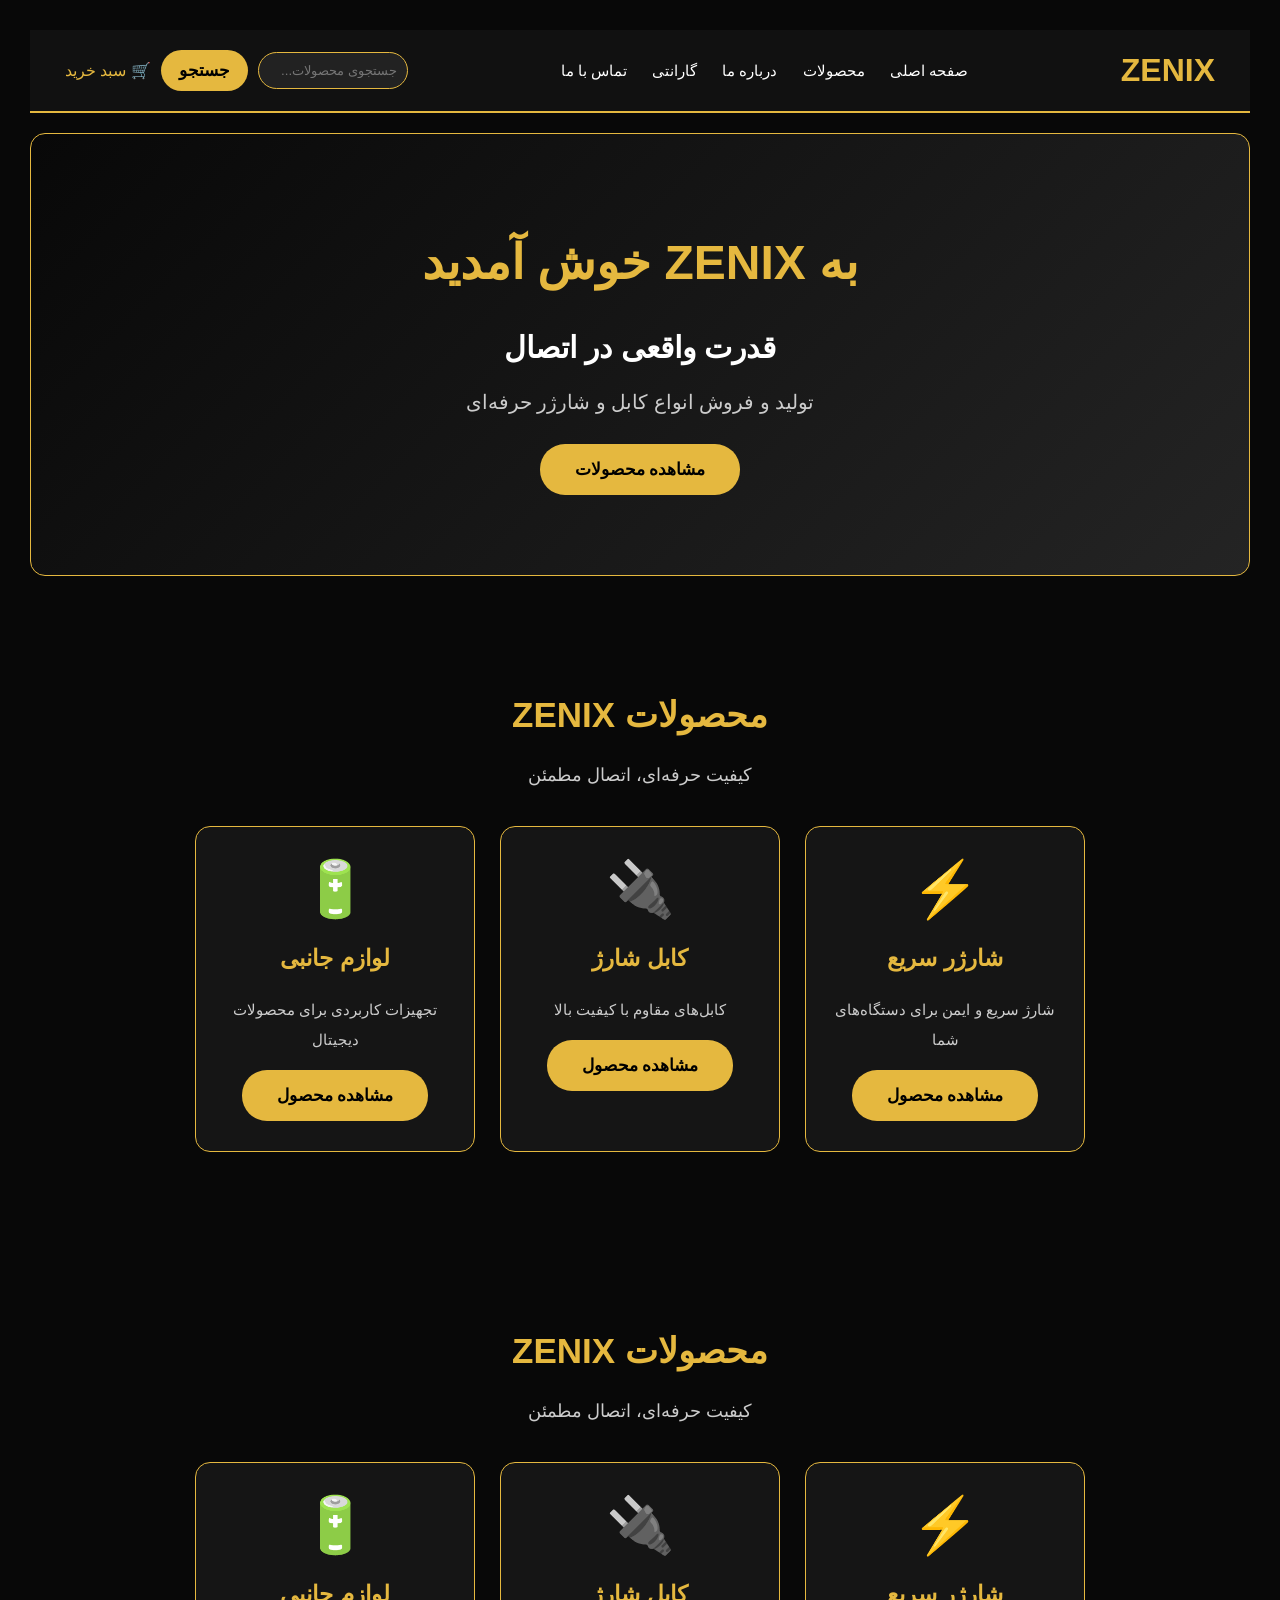
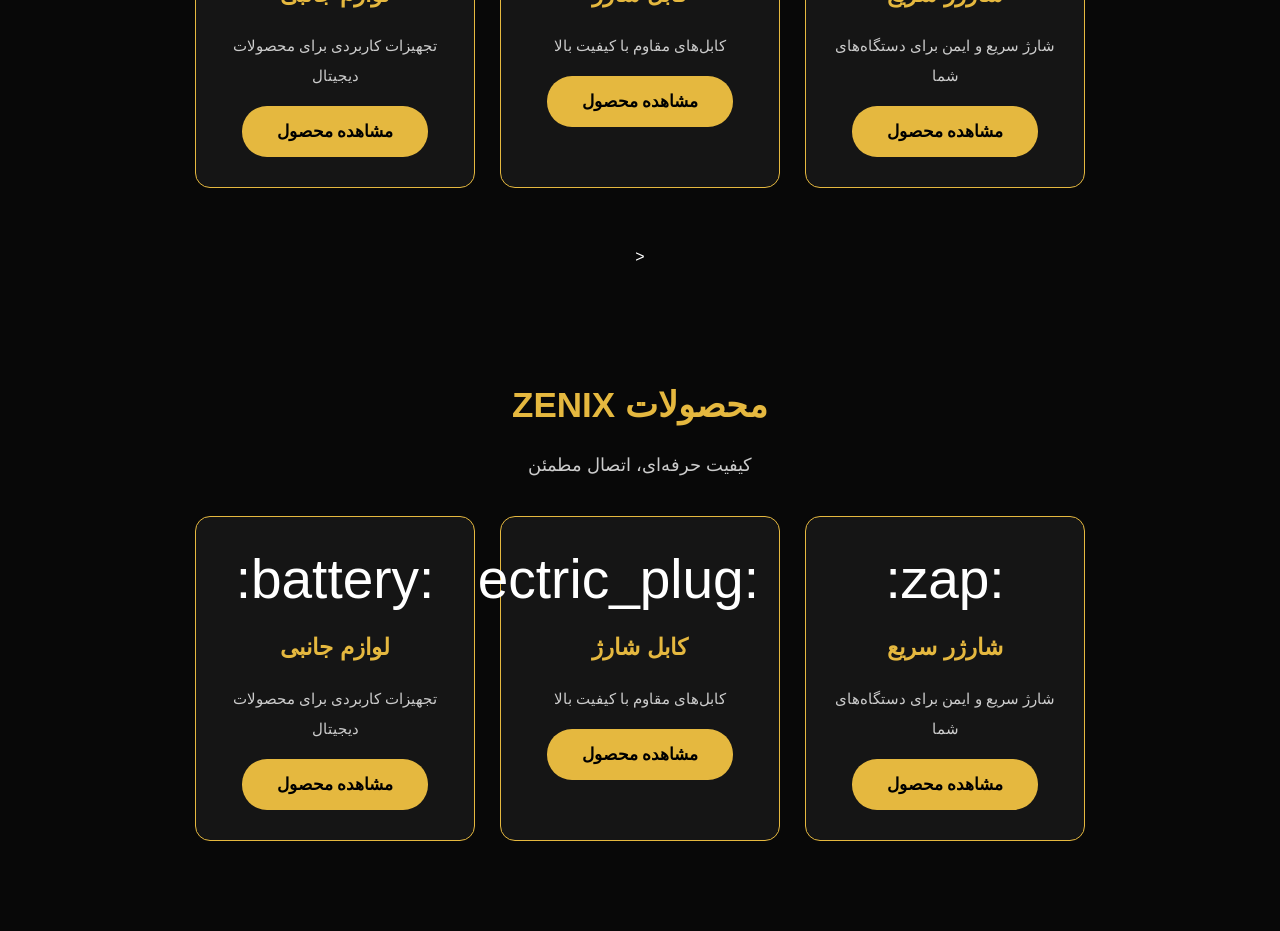
<file: index.html>
<!DOCTYPE html>
<html lang="fa" dir="rtl">
<head>
    <meta charset="UTF-8">
    <meta name="viewport" content="width=device-width, initial-scale=1.0">
    <title>ZENIX | فروشگاه رسمی</title>
    <link rel="stylesheet" href="style.css">
</head>
<body>

<header class="site-header">
    <div class="logo">ZENIX</div>

    <nav>
        <a href="#">صفحه اصلی</a>
        <a href="#">محصولات</a>
        <a href="#">درباره ما</a>
        <a href="#">گارانتی</a>
        <a href="#">تماس با ما</a>
    </nav>

    <div class="header-actions">
        <input type="text" placeholder="جستجوی محصولات...">
        <button>جستجو</button>
        <a href="#">🛒 سبد خرید</a>
    </div>
</header>
<section class="hero">

    <div class="hero-content">

        <h1>به ZENIX خوش آمدید</h1>

        <h2>قدرت واقعی در اتصال</h2>

        <p>
            تولید و فروش انواع کابل و شارژر حرفه‌ای
        </p>

        <button>مشاهده محصولات</button>

    </div>

</section>
<section class="products">
    <h2>محصولات ZENIX</h2>
    <p>کیفیت حرفه‌ای، اتصال مطمئن</p>

    <div class="product-container">

        <div class="product-card">
            <div class="product-icon">⚡</div>
            <h3>شارژر سریع</h3>
            <p>شارژ سریع و ایمن برای دستگاه‌های شما</p>
            <button>مشاهده محصول</button>
        </div>

        <div class="product-card">
            <div class="product-icon">🔌</div>
            <h3>کابل شارژ</h3>
            <p>کابل‌های مقاوم با کیفیت بالا</p>
            <button>مشاهده محصول</button>
        </div>

        <div class="product-card">
            <div class="product-icon">🔋</div>
            <h3>لوازم جانبی</h3>
            <p>تجهیزات کاربردی برای محصولات دیجیتال</p>
            <button>مشاهده محصول</button>
        </div>

    </div>
</section>
<section class="products">
    <h2>محصولات ZENIX</h2>
    <p>کیفیت حرفه‌ای، اتصال مطمئن</p>

    <div class="product-container">

        <div class="product-card">
            <div class="product-icon">⚡</div>
            <h3>شارژر سریع</h3>
            <p>شارژ سریع و ایمن برای دستگاه‌های شما</p>
            <button>مشاهده محصول</button>
        </div>

        <div class="product-card">
            <div class="product-icon">🔌</div>
            <h3>کابل شارژ</h3>
            <p>کابل‌های مقاوم با کیفیت بالا</p>
            <button>مشاهده محصول</button>
        </div>

        <div class="product-card">
            <div class="product-icon">🔋</div>
            <h3>لوازم جانبی</h3>
            <p>تجهیزات کاربردی برای محصولات دیجیتال</p>
            <button>مشاهده محصول</button>
        </div>

    </div>
</section>
<<section class="products">
    <h2>محصولات ZENIX</h2>
    <p>کیفیت حرفه‌ای، اتصال مطمئن</p>

    <div class="product-container">

        <div class="product-card">
            <div class="product-icon">:zap:</div>
            <h3>شارژر سریع</h3>
            <p>شارژ سریع و ایمن برای دستگاه‌های شما</p>
            <button>مشاهده محصول</button>
        </div>

        <div class="product-card">
            <div class="product-icon">:electric_plug:</div>
            <h3>کابل شارژ</h3>
            <p>کابل‌های مقاوم با کیفیت بالا</p>
            <button>مشاهده محصول</button>
        </div>

        <div class="product-card">
            <div class="product-icon">:battery:</div>
            <h3>لوازم جانبی</h3>
            <p>تجهیزات کاربردی برای محصولات دیجیتال</p>
            <button>مشاهده محصول</button>
        </div>

    </div>
</section>
</file>
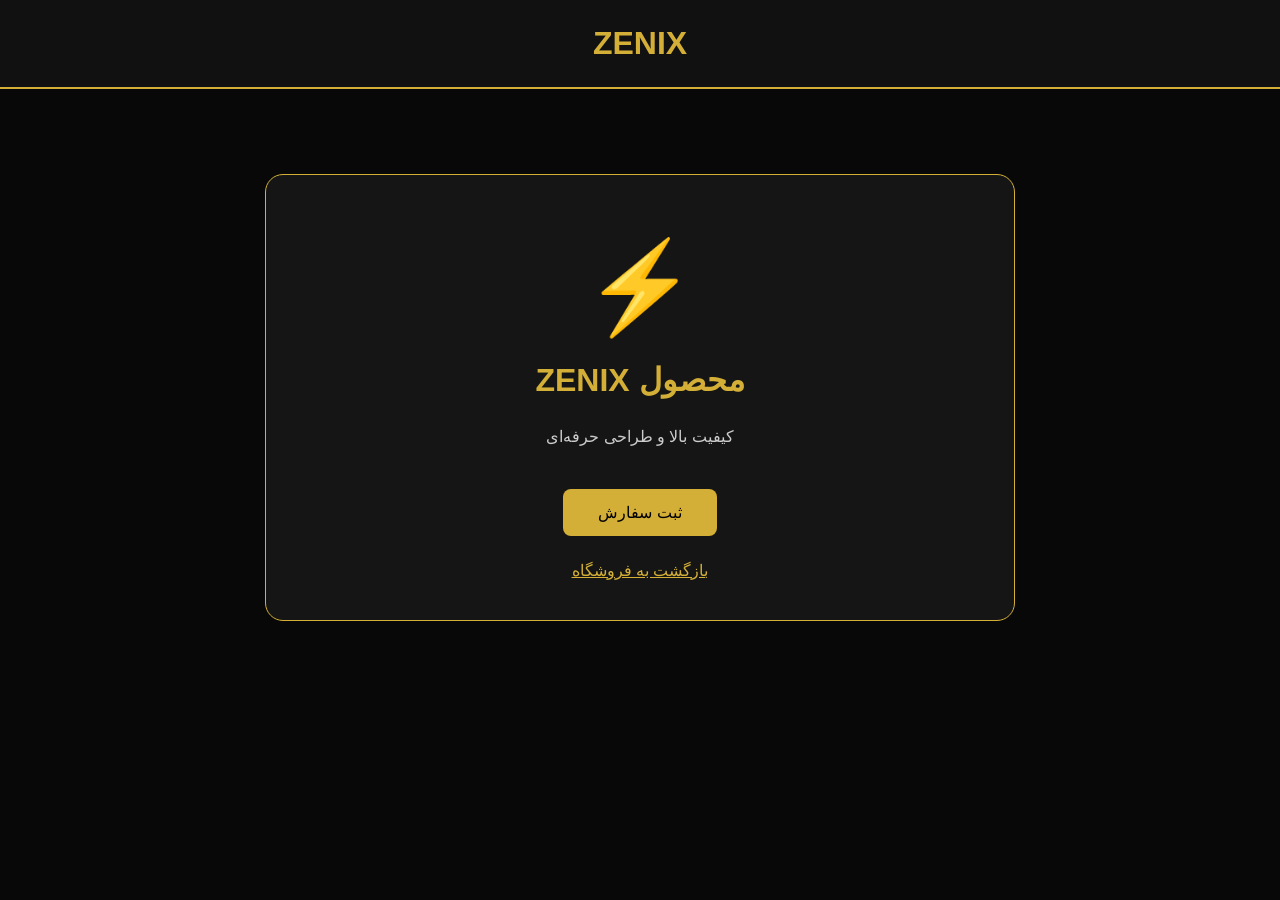
<file: product.html>
<!DOCTYPE html>
<html lang="fa" dir="rtl">
<head>
<meta charset="UTF-8">
<meta name="viewport" content="width=device-width, initial-scale=1.0">
<title>محصولات ZENIX</title>
<style>
* {
    box-sizing: border-box;
}
body {
    margin: 0;
    font-family: Tahoma, sans-serif;
    background: #080808;
    color: white;
}
header {
    background: #111;
    padding: 25px;
    text-align: center;
    border-bottom: 2px solid #d4af37;
}
.logo {
    color: #d4af37;
    font-size: 32px;
    font-weight: bold;
}
.container {
    max-width: 800px;
    margin: 60px auto;
    padding: 25px;
    text-align: center;
}
.product {
    background: #151515;
    border: 1px solid #d4af37;
    border-radius: 18px;
    padding: 40px 20px;
}
.icon {
    font-size: 90px;
    margin: 20px;
}
h1 {
    color: #d4af37;
}
p {
    color: #ccc;
    line-height: 2;
}
button {
    background: #d4af37;
    border: none;
    padding: 14px 35px;
    border-radius: 8px;
    font-size: 16px;
    cursor: pointer;
    margin-top: 20px;
}
a {
    color: #d4af37;
    display: block;
    margin-top: 25px;
}
</style>
</head>
<body>

<header>
    <div class="logo">ZENIX</div>
</header>

<div class="container">
    <div class="product">
        <div class="icon" id="icon">⚡</div>
        <h1 id="name">محصول ZENIX</h1>
        <p id="description">کیفیت بالا، طراحی حرفه‌ای و عملکرد عالی</p>
        <button>ثبت سفارش</button>
        <a href="index.html">بازگشت به فروشگاه</a>
    </div>
</div>

<script>
const params = new URLSearchParams(window.location.search);

document.getElementById("name").textContent =
    params.get("name") || "محصول ZENIX";

document.getElementById("description").textContent =
    params.get("description") || "کیفیت بالا و طراحی حرفه‌ای";

document.getElementById("icon").textContent =
    params.get("icon") || "⚡";
</script>

</body>
</html>
</file>
<file: style.css>
* {
    box-sizing: border-box;
}

body {
    margin: 0;
    padding: 30px;
    background-color: #080808;
    color: white;
    font-family: Tahoma, sans-serif;
    text-align: center;
}

h1 {
    color: #e5b83f;
    font-size: 45px;
    margin-top: 70px;
}

h2 {
    color: white;
    font-size: 28px;
}

p {
    color: #cccccc;
    font-size: 18px;
}

button {
    background-color: #e5b83f;
    color: black;
    border: none;
    padding: 15px 35px;
    border-radius: 25px;
    font-size: 17px;
    font-weight: bold;
    cursor: pointer;
}

button:hover {
    background-color: white;
}                                                                                       
.site-header {
    background-color: #111111;
    padding: 20px 35px;
    display: flex;
    align-items: center;
    justify-content: space-between;
    border-bottom: 2px solid #e5b83f;
    gap: 20px;
}

.logo {
    color: #e5b83f;
    font-size: 32px;
    font-weight: bold;
}

nav {
    display: flex;
    gap: 25px;
}

nav a {
    color: white;
    text-decoration: none;
    font-size: 15px;
}

nav a:hover {
    color: #e5b83f;
}

.header-actions {
    display: flex;
    align-items: center;
    gap: 10px;
}

.header-actions input {
    padding: 10px;
    border-radius: 20px;
    border: 1px solid #e5b83f;
    background: #222;
    color: white;
    width: 150px;
}

.header-actions button {
    padding: 10px 18px;
}

.header-actions a {
    color: #e5b83f;
    text-decoration: none;
}
.hero {
    background: linear-gradient(135deg, #080808, #242424);
    padding: 80px 30px;
    margin-top: 20px;
    border-radius: 15px;
    border: 1px solid #e5b83f;
}

.hero-content h1 {
    color: #e5b83f;
    font-size: 48px;
    margin-top: 20px;
}

.hero-content h2 {
    color: white;
    font-size: 30px;
}

.hero-content p {
    color: #cccccc;
    font-size: 20px;
    margin-bottom: 30px;
}
/* بخش محصولات */
.products {
    padding: 60px 20px;
    margin-top: 30px;
    text-align: center;
}

.products h2 {
    color: #e5b83f;
    font-size: 35px;
}

.products > p {
    color: #ccc;
    margin-bottom: 40px;
}

.product-container {
    display: flex;
    justify-content: center;
    flex-wrap: wrap;
    gap: 25px;
}

.product-card {
    background: #151515;
    border: 1px solid #e5b83f;
    border-radius: 15px;
    padding: 30px 20px;
    width: 280px;
    transition: 0.3s;
}

.product-card:hover {
    transform: translateY(-8px);
    box-shadow: 0 5px 20px #e5b83f44;
}

.product-icon {
    font-size: 55px;
    margin-bottom: 15px;
}

.product-card h3 {
    color: #e5b83f;
    font-size: 23px;
}

.product-card p {
    color: #ccc;
    font-size: 15px;
    line-height: 2;
}
</file>
